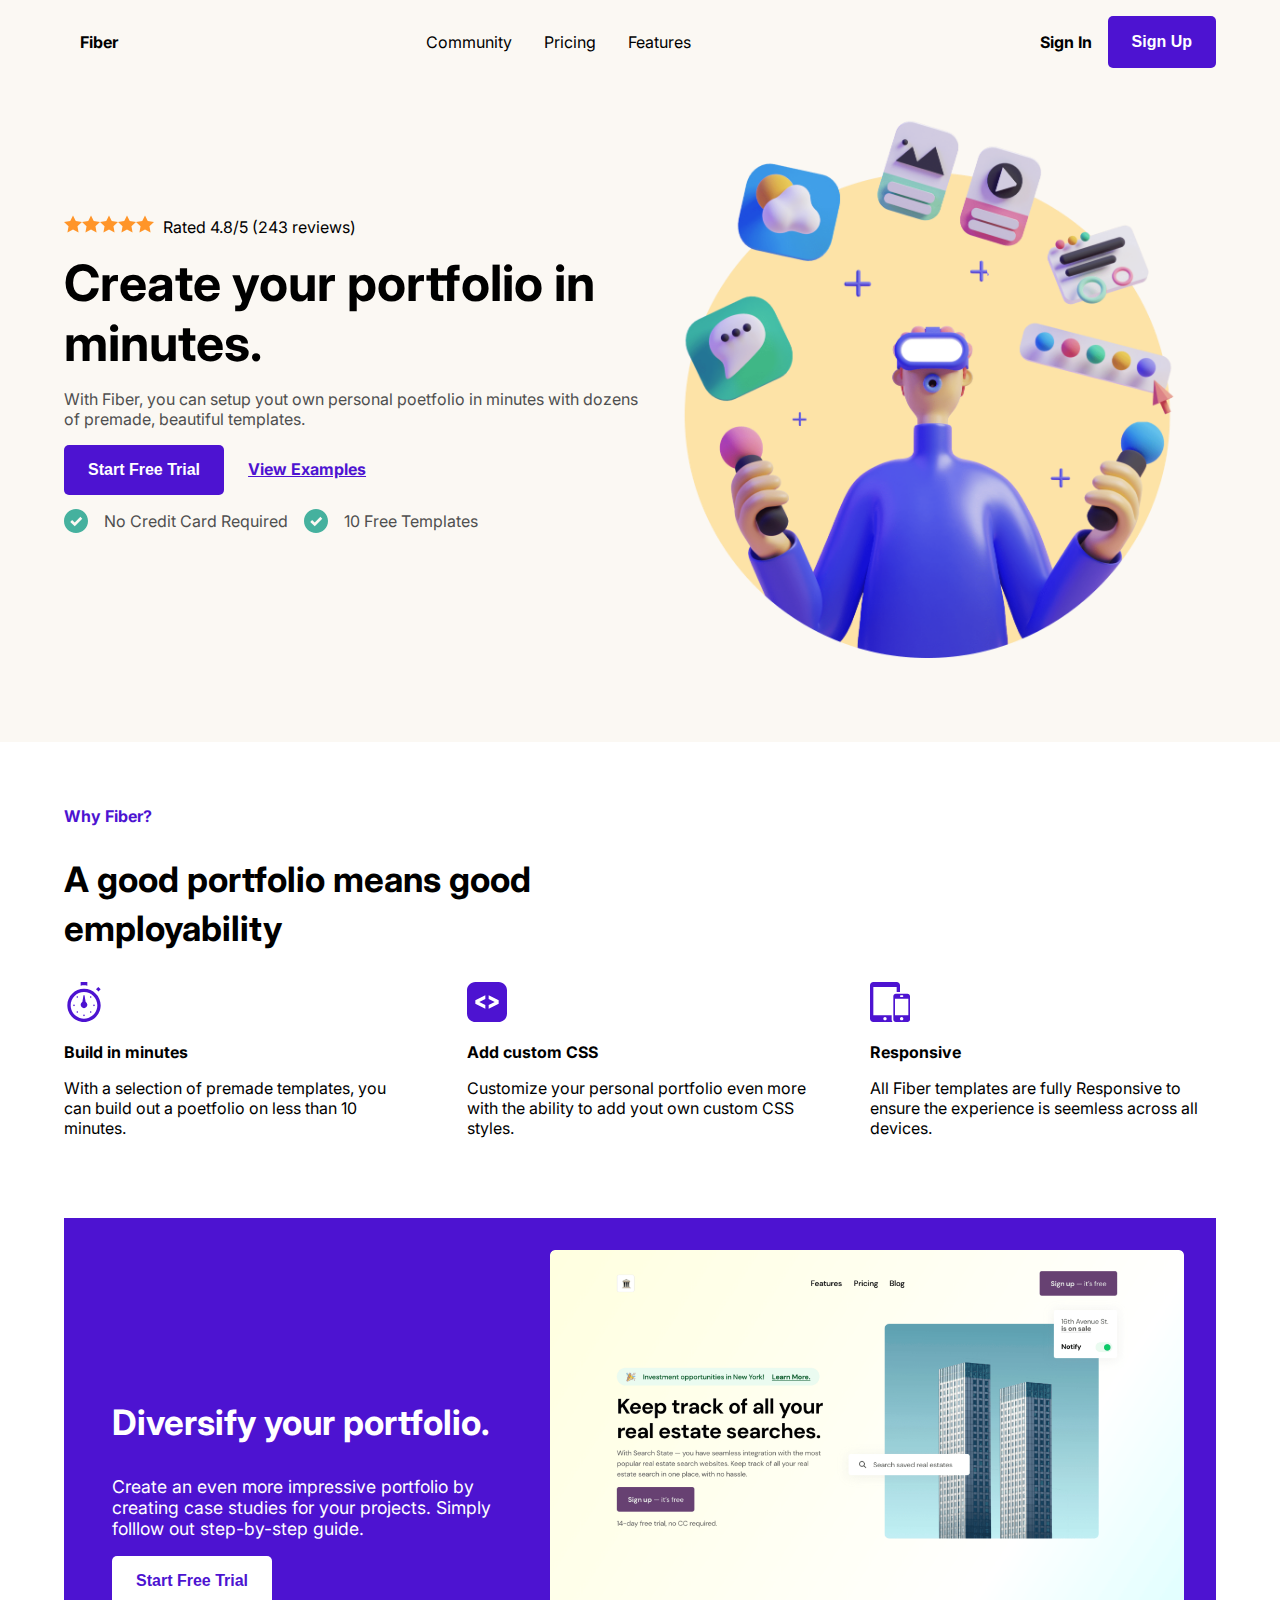
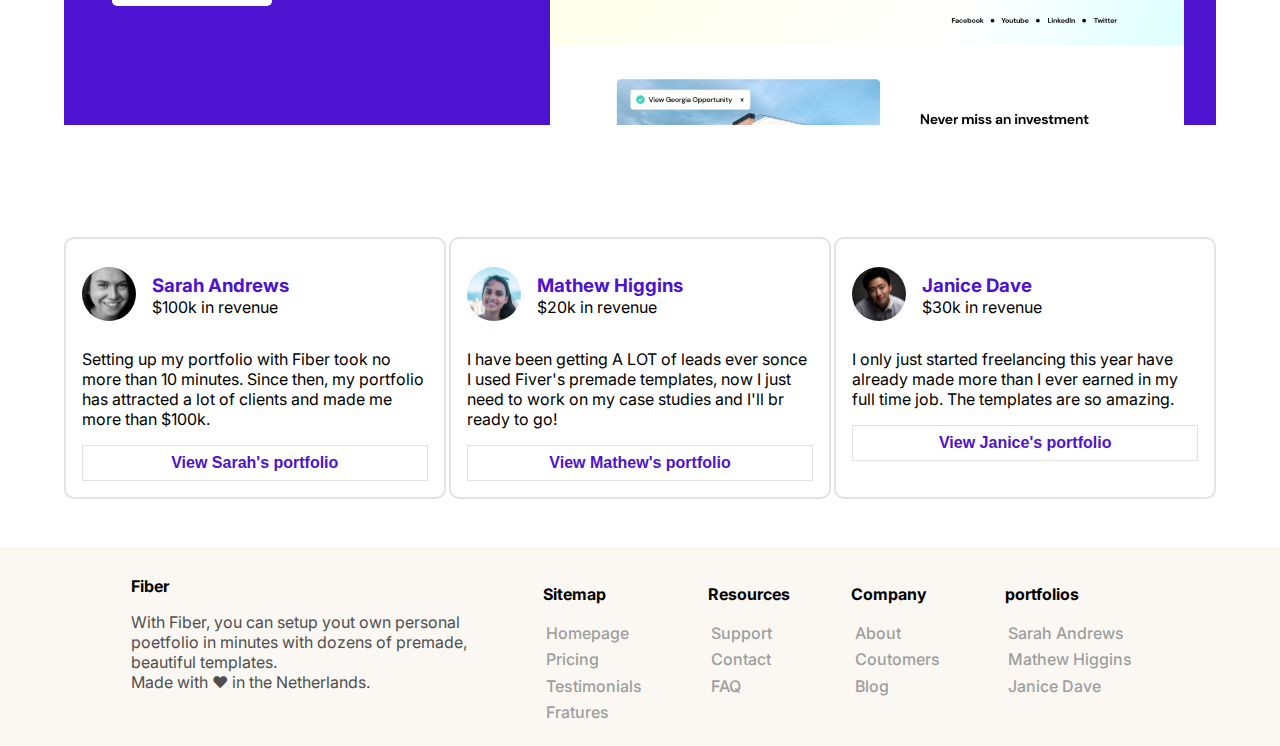
<file: index.html>
<!DOCTYPE html>
<html lang="en">
<head>
    <meta charset="UTF-8">
    <meta http-equiv="X-UA-Compatible" content="IE=edge">
    <meta name="viewport" content="width=device-width, initial-scale=1.0">

    <link rel="preconnect" href="https://fonts.googleapis.com">
<link rel="preconnect" href="https://fonts.gstatic.com" crossorigin>
<link href="https://fonts.googleapis.com/css2?family=Inter:wght@100;200;300;400;500;600;700;800;900&display=swap" rel="stylesheet">

    <link rel="stylesheet" href="stylesheet.css">
    <title>Fiber</title>
</head>
<body>
    
    <section class="first-section">
        <div class="sec-section">
            <!-- Navigation -->
            <nav id="navigation">
                <ul class="nav-list">
                    <a href="#" class="fiber"><li>Fiber</li></a>
                </ul>

                    
                
                <div id="sec-nav">
                    <img id="hamburger" src="images/Hamburger Menu.svg" onclick="counter()">    
                    <div class="tir-nav">
                        <ul class="nav-list hamb-list">
                            <a href="#"><li>Community</li></a>
                            <a href="#"><li>Pricing</li></a>
                            <a href="#"><li>Features</li></a>
                        </ul>
                    </div>
                    <div class="tir-nav">
                        <ul class="nav-list hamb-list">
                            <a href="#" id="sign"><li>Sign In</li></a>
                            <button class="btn" id="sign-btn"><a href="sign-up-page.html">Sign Up</a></button>
                        </ul>
                    </div>
                </div>
            </nav>

            <!-- Front View -->
            <div class="info-section sec1">
                <div class="info-div">
                    <p id="star-rate">
                        <img src="images/star.svg"><img src="images/star.svg"><img src="images/star.svg"><img src="images/star.svg"><img src="images/star.svg"> <span> Rated 4.8/5 (243 reviews)</span>
                    </p>
                    <h1>
                        Create your portfolio in minutes.
                    </h1>
                    <p>
                        With Fiber, you can setup yout own personal poetfolio in minutes with dozens of premade, beautiful templates.
                    </p>
                    <span><button class="btn">Start Free Trial</button></span><span><a href="#" class="link">View Examples</a></span>

                    <div id="check-text">
                        <img src="images/Checkmark.svg"> <p>No Credit Card Required</p>  <img src="images/Checkmark.svg"><p>10 Free Templates</p> 
                    </div>
                </div>

                <div class="img-div">
                    <img src="images/hero-Illustration.png" alt="">
                </div>
            </div>
        
        </div>

    </section>

    <section>
        <div class="sec-section why-fiber-div">
            <a href="#" class="link why-fiber-link">Why Fiber?</a>
            <h2>A good portfolio means good <br> employability</h2>

            <div class="flex-div">
                <div class="flex-item">
                    <img src="images/time.svg">
                    <p class="head-text">Build in minutes</p>
                    <p>
                        With a selection of premade templates, you can build out a poetfolio on less than 10 minutes.
                    </p>
                </div>

                <div class="flex-item">
                    <img src="images/code.svg">
                    <p class="head-text">Add custom CSS</p>
                    <p>
                        Customize your personal portfolio even more with the ability to add yout own custom CSS styles.
                    </p>
                </div>

                <div class="flex-item">
                    <img src="images/allSizes.svg">
                    <p class="head-text">Responsive</p>
                    <p>
                        All Fiber templates are fully Responsive to ensure the experience is seemless across all devices.
                    </p>
                </div>
            </div>

            <div class="info-section blue-div">
                <div class="info-div blue-info">
                    <h2>Diversify your portfolio.</h2>
                    <p>
                        Create an even more impressive portfolio by creating case studies for your projects. Simply folllow out step-by-step guide.
                    </p>
                    <button class="btn wit-btn">Start Free Trial</button>
                </div>
                <div class="img-div blue-img">
                    <img src="images/PageImage.png" alt="">
                </div>
            </div>

        </div>
    </section>


    <section id="bio-sction">
        <div class="sec-section flex-div">
            <div class="bio-tile">
                <div class="bio-head">
                    <img src="images/User Avatar.svg">
                    <div>
                        <h3>Sarah Andrews</h3>
                        <p>$100k in revenue</p>
                    </div>
                </div>
                    <p>
                        Setting up my portfolio with Fiber took no more than 10 minutes. Since then, my portfolio has attracted a lot of clients and made me more than $100k.
                    </p>
                    <button class="bio-btn">View Sarah's portfolio</button>
                
            </div>

            <div class="bio-tile">
                <div class="bio-head">
                    <img src="images/User Avatar 32.svg">
                    <div>
                        <h3>Mathew Higgins</h3>
                        <p>$20k in revenue</p>
                    </div>
                </div>
                    <p>
                        I have been getting A LOT of leads ever sonce I used Fiver's premade templates, now I just need to work on my case studies and I'll br ready to go!
                    </p>
                    <button class="bio-btn">View Mathew's portfolio</button>
                
            </div>

            <div class="bio-tile">
                <div class="bio-head">
                    <img src="images/User Avatar 2.svg">
                    <div>
                        <h3>Janice Dave</h3>
                        <p>$30k in revenue</p>
                    </div>
                </div>
                    <p>
                        I only just started freelancing this year have already made more than I ever earned in my full time job. The templates are so amazing.
                    </p>
                    <button class="bio-btn">View Janice's portfolio</button>
                
            </div>
        </div>
    </section>


    <footer>
        <div class="footer-info">
            <p class="footer-head">Fiber</p>
            <p>
                With Fiber, you can setup yout own personal poetfolio in minutes with dozens of premade, beautiful templates. 
                <br>
                Made with &#10084; in the Netherlands.
            </p>
        </div>
        <!-- <div class="navigation"> -->
            <ul class="footer-nav">
                <p class="footer-head">Sitemap</p>
                <li><a href="#">Homepage</a></li>
                <li><a href="#">Pricing</a></li>
                <li><a href="#">Testimonials</a></li>
                <li><a href="#">Fratures</a></li>
            </ul>

            <ul class="footer-nav">
                <p class="footer-head">Resources</p>
                <li><a href="#">Support</a></li>
                <li><a href="#">Contact</a></li>
                <li><a href="#">FAQ</a></li>
            </ul>

            <ul class="footer-nav">
                <p class="footer-head">Company</p>
                <li><a href="#">About</a></li>
                <li><a href="#">Coutomers</a></li>
                <li><a href="#">Blog</a></li>
            </ul>
            
            <ul class="footer-nav">
                <p class="footer-head">portfolios</p>
                <li><a href="#">Sarah Andrews</ a></li>
                <li><a href="#">Mathew Higgins</ a></li>
                <li><a href="#">Janice Dave</ a></li>
            </ul>
        <!-- </div> -->
    </footer>

    <script src="javascript.js"></script>
</body>
</html>

<!-- 
#fbf8f3 -- Cream
#4d13d1 -- Blue
 -->
</file>
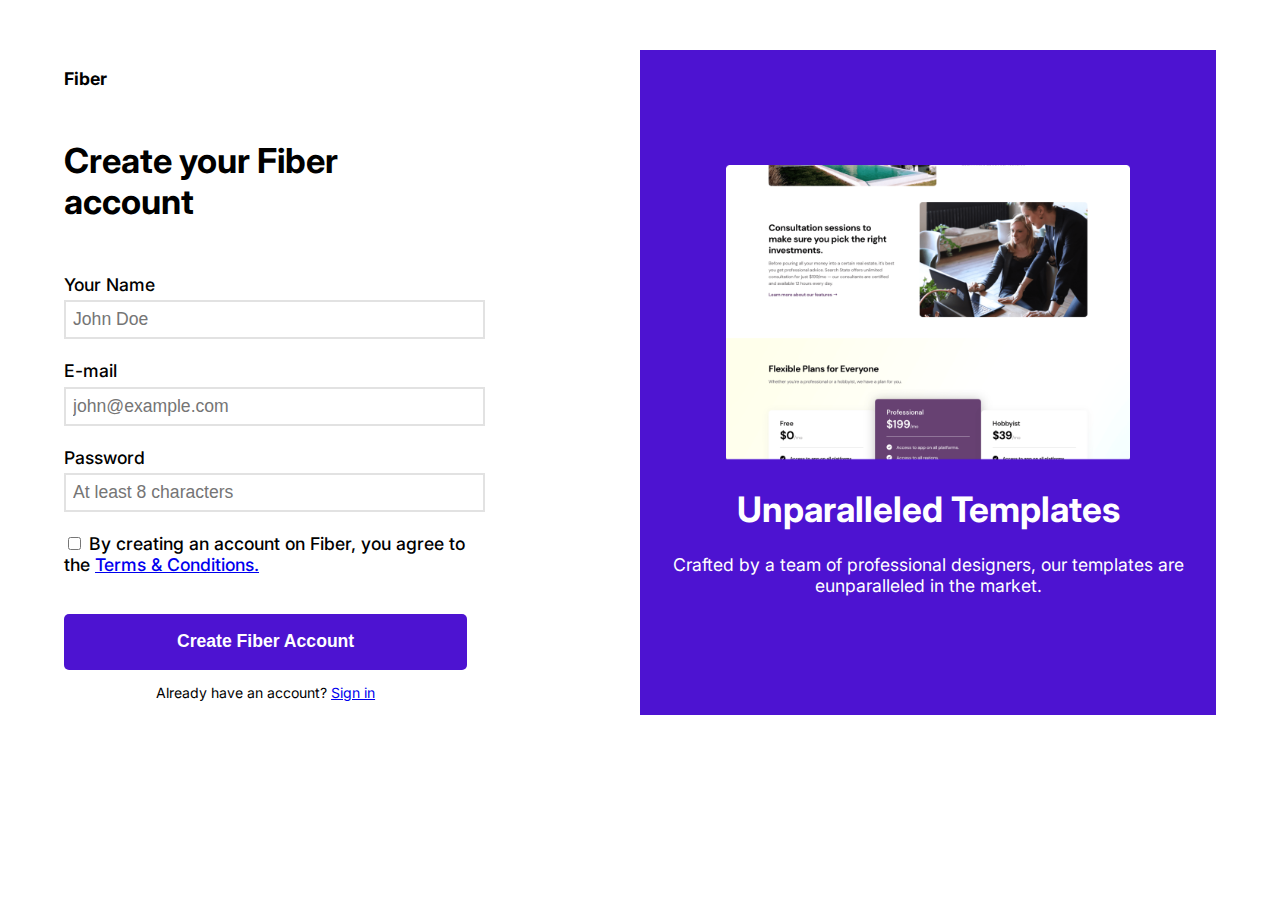
<file: sign-up-page.html>
<!DOCTYPE html>
<html lang="en">
<head>
    <meta charset="UTF-8">
    <meta http-equiv="X-UA-Compatible" content="IE=edge">
    <meta name="viewport" content="width=device-width, initial-scale=1.0">

    <link rel="preconnect" href="https://fonts.googleapis.com">
<link rel="preconnect" href="https://fonts.gstatic.com" crossorigin>
<link href="https://fonts.googleapis.com/css2?family=Inter:wght@100;200;300;400;500;600;700;800;900&display=swap" rel="stylesheet">

    <link rel="stylesheet" href="stylesheet.css">
    <link rel="stylesheet" href="sign-in.css">

    <title>Sign In / Fiber</title>
</head>
<body>
    
    <section id="main-section">
        <div id="info-div">
            <p class="fiber">Fiber</p>
            <h1>Create your Fiber account</h1>

            <form action="">
                <label for="name">Your Name</label><br>
                <input class="input" type="text" placeholder="John Doe"><br><br>

                <label for="email">E-mail</label><br>
                <input class="input" type="email" placeholder="john@example.com"><br><br>

                <label for="pass">Password</label><br>
                <input class="input" type="password" placeholder="At least 8 characters"><br><br>

                <input type="checkbox" id="check-box">
                <label for="check-box">By creating an account on Fiber, you agree to the <a href="#">Terms & Conditions.</a></label>

                <br><br>
                <button class="btn">Create Fiber Account</button>
            </form>
            <p id="sign-in-link">Already have an account? <a href="#">Sign in</a></p>
            
        </div>
            
            
        <div id="img-div">
            <img src="images/Sign Up Image.png">
            <h1>Unparalleled Templates</h1>
            <p>
                Crafted by a team of professional designers, our templates are eunparalleled in the market.
            </p>
        </div>
    </section>

    <script>
        console.log(window.location.pathname);
    </script>
</body>
</html>
</file>
<file: stylesheet.css>
:root {
    --blue: #4d13d1;
    --cream: #fbf8f3;
    --gray-font: #4f4f4f;
    --hover-color: #4c13d1de;
}

body{
    font-family: 'Inter', sans-serif;
    margin: 0;
}

.first-section{
    background-color: var(--cream);
}

.fiber{
    text-decoration: none;
    color: black;
    font-weight: 700;
}

/* .fiber:hover{
    font-size: 1.1em;
    position: absolute;
    margin-top: -0.1em;
} */

.sec-section{
    max-width: 1200px;
    width: 90%;
    margin: 0 auto;
}

#navigation{
    display: flex;
    justify-content: space-between;
}

#sec-nav{
    display: flex;
    /* width: 70%; */
    justify-content: space-between;
}

#hamburger{
    display: none;
}

.nav-list{
    padding: 0;
    display: flex;
}

.nav-list li{
    margin: 1em;
}

.nav-list li:hover{
    border-bottom: 1px solid black;
}
.fiber li:hover{
    border-bottom: none;
}

.nav-list a{
    list-style: none;
    text-decoration: none;
    color: black;
}

#sign, .btn{
    font-weight: 700;
}

#sign li:hover{
    font-weight: 800;
    border: none;
}

.btn{
    background-color: var(--blue);
    color: white;
    border: none;
    padding: 1em 1.5em;
    border-radius: 5px;
    margin: 0;
    cursor: pointer;
    font-size: 1em;
}

.btn a{
    color: white;
}

.btn:hover{
    background-color: var(--hover-color);
}

.info-section{
    display: flex;
    align-items: center;
    padding-bottom: 5em;
}

.info-div{
    width: 50%;
    color: var(--gray-font);
}

.info-div h1{
    color: black;
    font-size: 50px;
    margin: 0;
}

#star-rate span{
    color: black;
    /* margin-left: 0.3em; */
    margin: auto 0.3em;
}

.img-div{
    width: 50%;
}

.img-div img{
    width: 100%;
}

.link{
    padding-left: 1.5em;
    font-weight: 700;
    color: var(--blue);
}

.link:hover{
    color: var(--hover-color);
}

#check-text{
    display: flex;
}

#check-text p{
    padding: 0 1em;
}

.flex-div{
    display: flex;
    justify-content: space-between;
}

.flex-item{
    width: 30%;
    padding-bottom: 4em;
}

.why-fiber-div{
    padding: 4em 0;
}

.why-fiber-div h2{
    font-size: 35px;
    line-height: 1.4em;
}

.why-fiber-link{
    padding-left: 0;
    text-decoration: none;
}

.head-text{
    font-weight: 700;
}

.blue-div{
    background-color: var(--blue);
    padding: 2em;
    padding-bottom: 0;
}

.blue-info{
    color: white;
    padding: 1em;
    width: 40%;
}

.blue-info p{
    font-size: 1.1em;
}

.blue-img{
    width: 60%;
    margin-bottom: -4px;
}

.wit-btn{
    background-color: white;
    color: var(--blue);
}

.wit-btn:hover{
    background-color: rgba(255, 255, 255, 0.9);
}

.bio-tile{
    width: 30%;
    border: 2px solid #e2e2e2;
    border-radius: 10px;
    padding: 1em; /* *************************************CHECK */
}

.bio-head{
    display: flex;
}

.bio-head img{
    margin-right: 1em;
}
.bio-head h3{
    margin-bottom: 0;
    color: var(--blue);
}
.bio-head p{
    margin-top: 0;
}

.bio-btn{
    background-color: white;
    border: 1px solid #e2e2e2;
    width: 100%;
    font-size: 1em;
    color: var(--blue);
    font-weight: 700;
    padding: .5em;
}

.bio-btn:hover{
    background-color: rgb(241, 241, 241);
}

#bio-sction{
    margin: 3em 0;
}

/* ****************FOOTER********************* */
footer{
    background-color: var(--cream);
    color: black;
    display: flex;
    font-weight: 500;
    justify-content: space-around;
    padding: 1% 10%;
}

footer p{
    font-weight: 400;
    color: var(--gray-font);
}

.footer-info{
    width: 35%;
}

.navigation{
    display: flex;
}

.footer-head{
    color: black;
    font-weight: 700;
}

footer a{
    color: #9e9e9e;
}

footer a:hover{
    color: black;
}

.footer-nav{
    list-style: none;
    margin: .5em;
}

.footer-nav li{
    padding: .2em;
}

.footer-nav a{
    text-decoration: none;
}

@media (min-width: 800px){
    #sec-nav{
        width: 70%;
    }
}

/* ************************
    MEDIA TAB
*************************** */



@media (max-width: 800px){
    .sec1{
        flex-direction: column-reverse;
    }
    .info-div{
        width: 100%;
    }
    .blue-div{
        flex-direction: column;
    }
    .blue-img{
        width: 100%;
        margin-bottom: -4px;
    }



    .footer-info{
        width: 45%;
        padding-right: 4em;
    }

    footer{
        flex-wrap: wrap;
        justify-content: left;
        padding: 3% 5%;
    }
    .footer-nav{
        padding: 0;
        width: 22%;
        /* border: 1px solid white; */
        margin: 0;
    }

}


/* ************************
    MEDIA PHONE
*************************** */

@media (max-width: 500px){
    #sec-nav{
        /* display: none; */
        flex-direction: column;
        width: 50%;
        background-color: rgba(255, 255, 255, 0);
        position: absolute;
        right: 0;
        padding: 1em;
        
    }

    .nav-list li:hover{
        border-bottom: none;
    }

    .hamb-list{
        margin: 0;
        flex-direction: column;
        display: none;
    }

    /* .nav-list li:hover{
        border: none;
        box-shadow: -2px 2px var(--blue);
    } */
    
    #hamburger{
        width: 35px;
        margin-left: auto;
        padding: 1em;
        padding-bottom: 0;
        display: block;
        cursor: pointer;
    }

    .flex-div{
        flex-direction: column;
    }

    .flex-item{
        width: 100%;
    }

    .bio-tile{
        width: 90%;
        margin: 1em auto;
    }

    @keyframes example {
        0%   {opacity: .4;}
        25%  {opacity: .6;}
        50%  {opacity: .8;}
        100% {opacity: 1;}
    }
    .hamb-list{
        animation-name: example;
        animation-duration: 1s;
    }


    footer{
        flex-direction: column;
    }
    .footer-info{
        width: 100%;
    }
    .footer-nav{
        width: 100%;
    }
}
</file>
<file: sign-in.css>
:root {
    --blue: #4d13d1;
    --cream: #fbf8f3;
    --gray-font: #4f4f4f;
    --hover-color: #4c13d1de;
    --border-color: #e2e2e2;
}

body{
    font-size: 1.1rem;
}

#main-section{
    max-width: 1200px;
    margin: 50px auto;
    width: 90%;
    display: flex;
    /* align-items: center; */
    justify-content: space-between;
}

#info-div{
    width: 35%;
}

#info-div h1{
    margin: 1.5em 0;
    font-size: 196%;
}

#info-div label{
    font-weight: 500;
}

.input{
    font-size: 1em;
    padding: .4em;
    margin-top: .3em;
    border: 2px solid var(--border-color);
    /* color: var(--border-color); */
    width: 100%;
}

#img-div{
    width: 50%;
    background-color: var(--blue);
    color: white;
    text-align: center;
}

#img-div img{
    width: 70%;
    margin-top: 20%;
}

.btn{
    width: 100%;
    margin: 1em 0;
    margin-bottom: 0;
}



#sign-in-link{
    text-align: center;
    font-size: .8em;
}

@media (max-width:800px){
    #main-section{
        flex-direction: column;
    }
    #info-div{
        width: 60%;
        margin: auto;
    }
    #img-div{
        width: 90%;
        margin: auto;
    }
}

@media (max-width: 500px){
    #img-div{
        display: none;
    }
    #info-div{
        width: 90%;
        margin: auto;
    }
}
</file>
